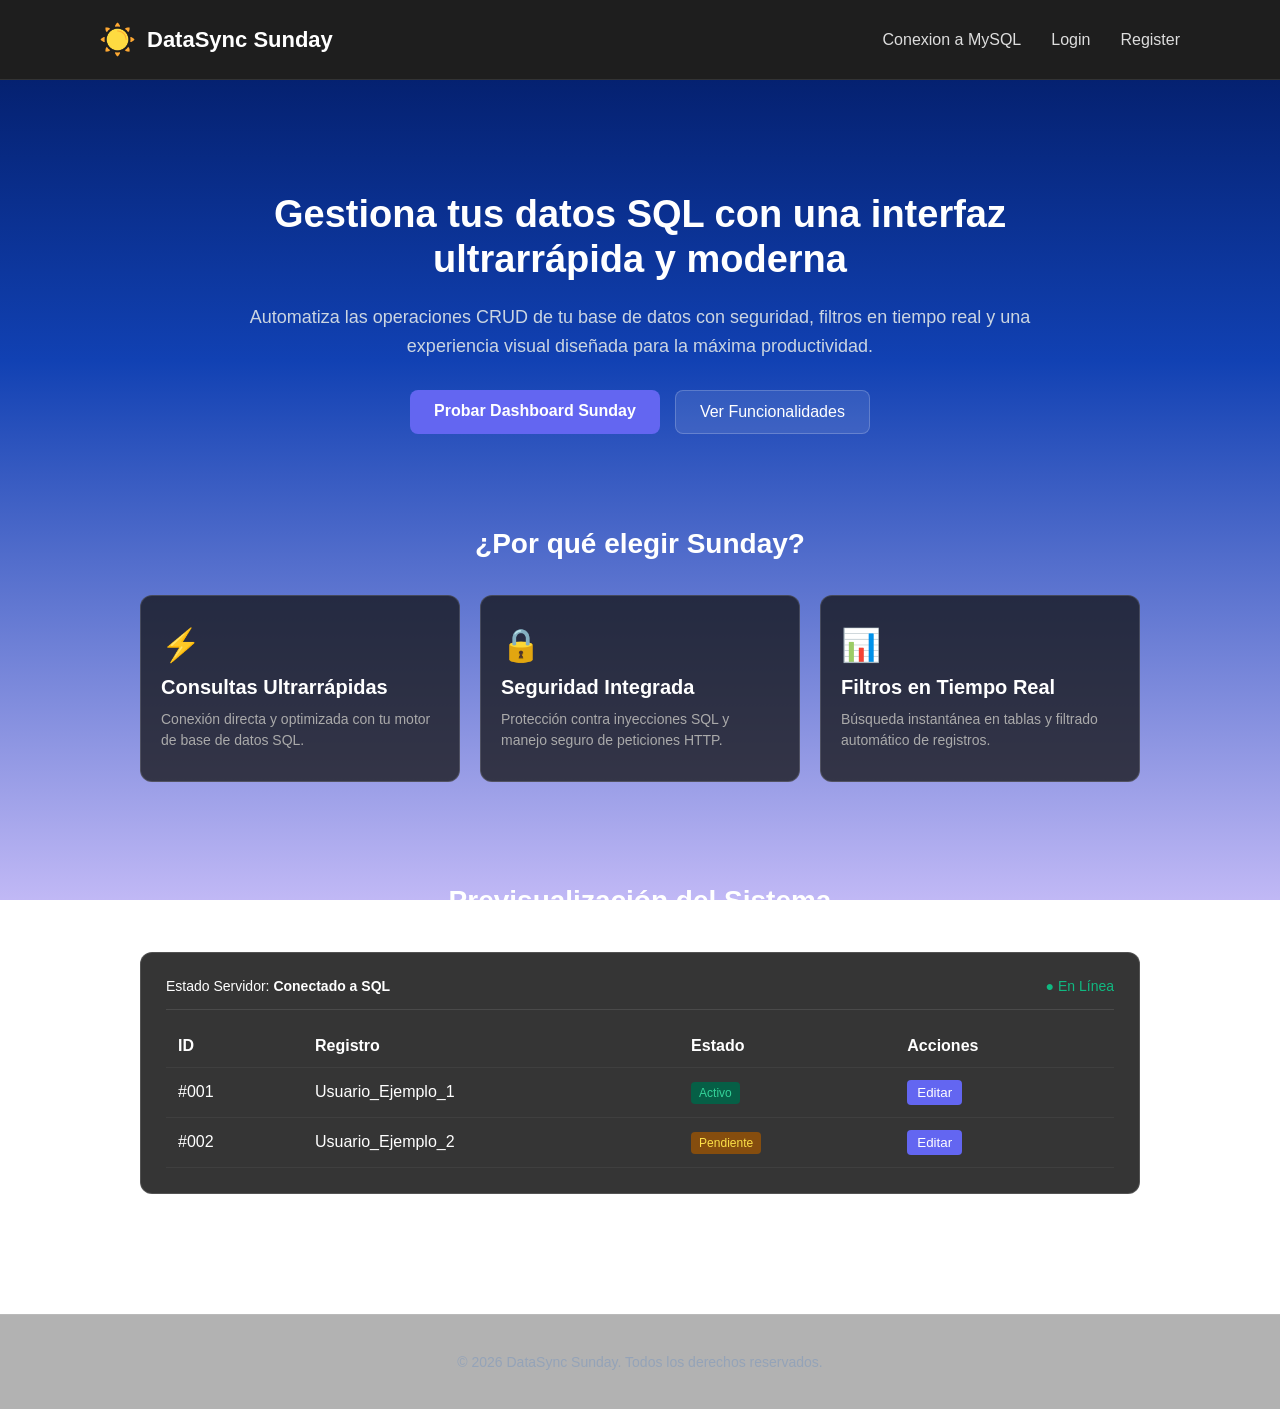
<file: index.html>
<!DOCTYPE html>
<html lang="es">
<head>
    <meta charset="utf-8">
    <meta name="viewport" content="width=device-width, initial-scale=1.0">
    <title>DataSync Sunday</title>
    <link rel="stylesheet" href="DisenoPp.css">
</head>    

<body>
<div class="pagina">

   <nav class="menu">
    
    <div class="marca">
        <img src="sol.png" alt="Logo SQL">
        <h2>DataSync Sunday</h2>
    </div>

    
    <div class="opciones">
        <a href="conectar.php">Conexion a MySQL</a>
        <a href="login.html">Login</a>
        <a href="Formulario.html">Register</a>
    </div>
</nav>

    <main class="contenido">
        <section class="hero">
            <h1>Gestiona tus datos SQL con una interfaz ultrarrápida y moderna</h1>
            <p>Automatiza las operaciones CRUD de tu base de datos con seguridad, filtros en tiempo real y una experiencia visual diseñada para la máxima productividad.</p>
            
            <div class="hero-botones">
                <a href="Inicio.html" class="btn-primario">Probar Dashboard Sunday</a>
                <a href="#caracteristicas" class="btn-secundario">Ver Funcionalidades</a>
            </div>
        </section>
        <section id="caracteristicas" class="seccion">
            <h2>¿Por qué elegir Sunday?</h2>
            <div class="grid-caracteristicas">
                <div class="tarjeta">
                    <div class="icono">⚡</div>
                    <h3>Consultas Ultrarrápidas</h3>
                    <p>Conexión directa y optimizada con tu motor de base de datos SQL.</p>
                </div>
                <div class="tarjeta">
                    <div class="icono">🔒</div>
                    <h3>Seguridad Integrada</h3>
                    <p>Protección contra inyecciones SQL y manejo seguro de peticiones HTTP.</p>
                </div>
                <div class="tarjeta">
                    <div class="icono">📊</div>
                    <h3>Filtros en Tiempo Real</h3>
                    <p>Búsqueda instantánea en tablas y filtrado automático de registros.</p>
                </div>
            </div>
        </section>
        <section id="demo" class="seccion">
            <h2>Previsualización del Sistema</h2>
            <div class="demo-box">
                <div class="demo-header">
                    <span>Estado Servidor: <strong>Conectado a SQL</strong></span>
                    <span class="badge-status">● En Línea</span>
                </div>
                <table class="tabla-demo">
                    <thead>
                        <tr>
                            <th>ID</th>
                            <th>Registro</th>
                            <th>Estado</th>
                            <th>Acciones</th>
                        </tr>
                    </thead>
                    <tbody>
                        <tr>
                            <td>#001</td>
                            <td>Usuario_Ejemplo_1</td>
                            <td><span class="badge activo">Activo</span></td>
                            <td><button class="btn-mini">Editar</button></td>
                        </tr>
                        <tr>
                            <td>#002</td>
                            <td>Usuario_Ejemplo_2</td>
                            <td><span class="badge pendiente">Pendiente</span></td>
                            <td><button class="btn-mini">Editar</button></td>
                        </tr>
                    </tbody>
                </table>
            </div>
        </section>

    </main>
    <footer class="pie-pagina">
        <p>&copy; 2026 DataSync Sunday. Todos los derechos reservados.</p>
    </footer>
</div>
</body>
</html>
</file>
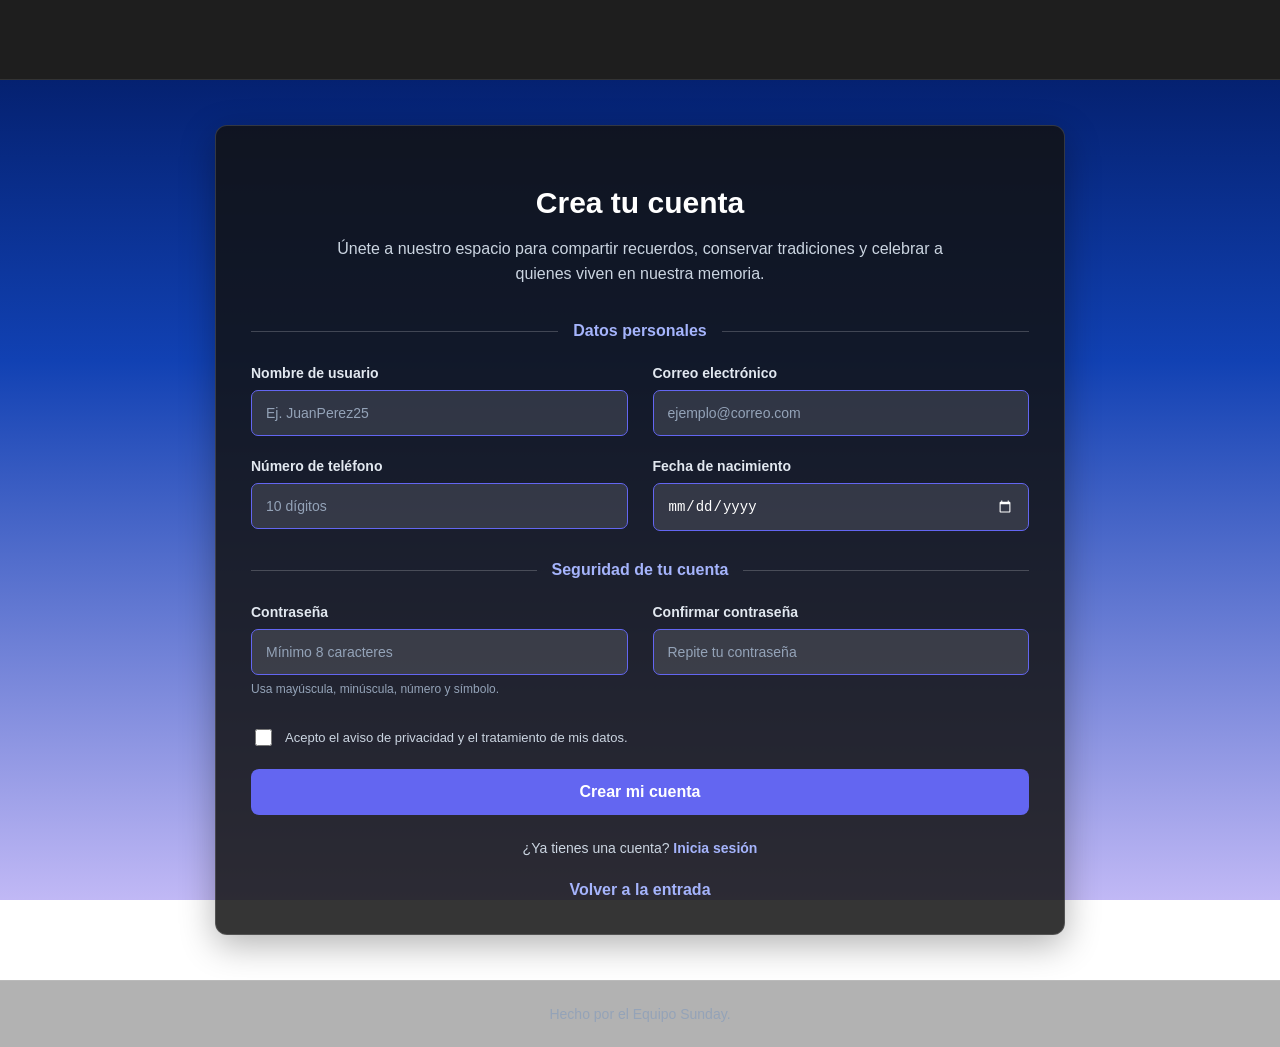
<file: Formulario.html>
<!DOCTYPE html>
<html lang="es">
<head>
    <meta charset="UTF-8">
    <meta name="viewport" content="width=device-width, initial-scale=1.0">

    <title>Crear cuenta</title>

    <link rel="stylesheet" href="formulario.css">
</head>
<body>

    <header class="encabezado">
    </header>

    <main class="contenedor">

        <section class="introduccion">
            <h2>Crea tu cuenta</h2>
            <p>
                Únete a nuestro espacio para compartir recuerdos,
                conservar tradiciones y celebrar a quienes viven
                en nuestra memoria.
            </p>
        </section>

        <form method="POST" id="formulario">

            <div class="separador">
                <span>Datos personales</span>
            </div>

            <div class="campos">

                <div class="campo">
                    <label for="usuario">Nombre de usuario</label>
                    <input type="text" id="usuario" name="usuario"
                           placeholder="Ej. JuanPerez25" required>
                </div>

                <div class="campo">
                    <label for="correo">Correo electrónico</label>
                    <input type="email" id="correo" name="correo"
                           placeholder="ejemplo@correo.com" required>
                </div>

                <div class="campo">
                    <label for="telefono">Número de teléfono</label>
                    <input type="tel" id="telefono" name="telefono"
                           placeholder="10 dígitos"
                           maxlength="10" required>
                </div>

                <div class="campo">
                    <label for="fecha">Fecha de nacimiento</label>
                    <input type="date" id="fecha" name="fecha" required>
                </div>

            </div>

            <div class="separador">
                <span>Seguridad de tu cuenta</span>
            </div>

            <div class="campos">

                <div class="campo">
                    <label for="password">Contraseña</label>
                    <input type="password" id="password" name="password"
                           placeholder="Mínimo 8 caracteres" required>
                    <small>Usa mayúscula, minúscula, número y símbolo.</small>
                </div>

                <div class="campo">
                    <label for="confirmarPassword">Confirmar contraseña</label>
                    <input type="password" id="confirmarPassword"
                           name="confirmarPassword"
                           placeholder="Repite tu contraseña" required>
                </div>

            </div>

            <div class="privacidad">
                <input type="checkbox" id="privacidad" name="privacidad"
                       required>

                <label for="privacidad">
                    Acepto el aviso de privacidad y el tratamiento de mis datos.
                </label>
            </div>

            <p id="mensaje" class="mensaje" role="status"
               aria-live="polite"></p>

            <button type="submit">Crear mi cuenta</button>

            <p class="acceso">
                ¿Ya tienes una cuenta?
                <a href="login.html">Inicia sesión</a>
            </p>

        </form>

        <a class="volver" href="index.html">
            Volver a la entrada
        </a>

    </main>

    <footer>
        Hecho por el Equipo Sunday.
    </footer>

    <script src="formulario.js"></script>

</body>
</html>
</file>
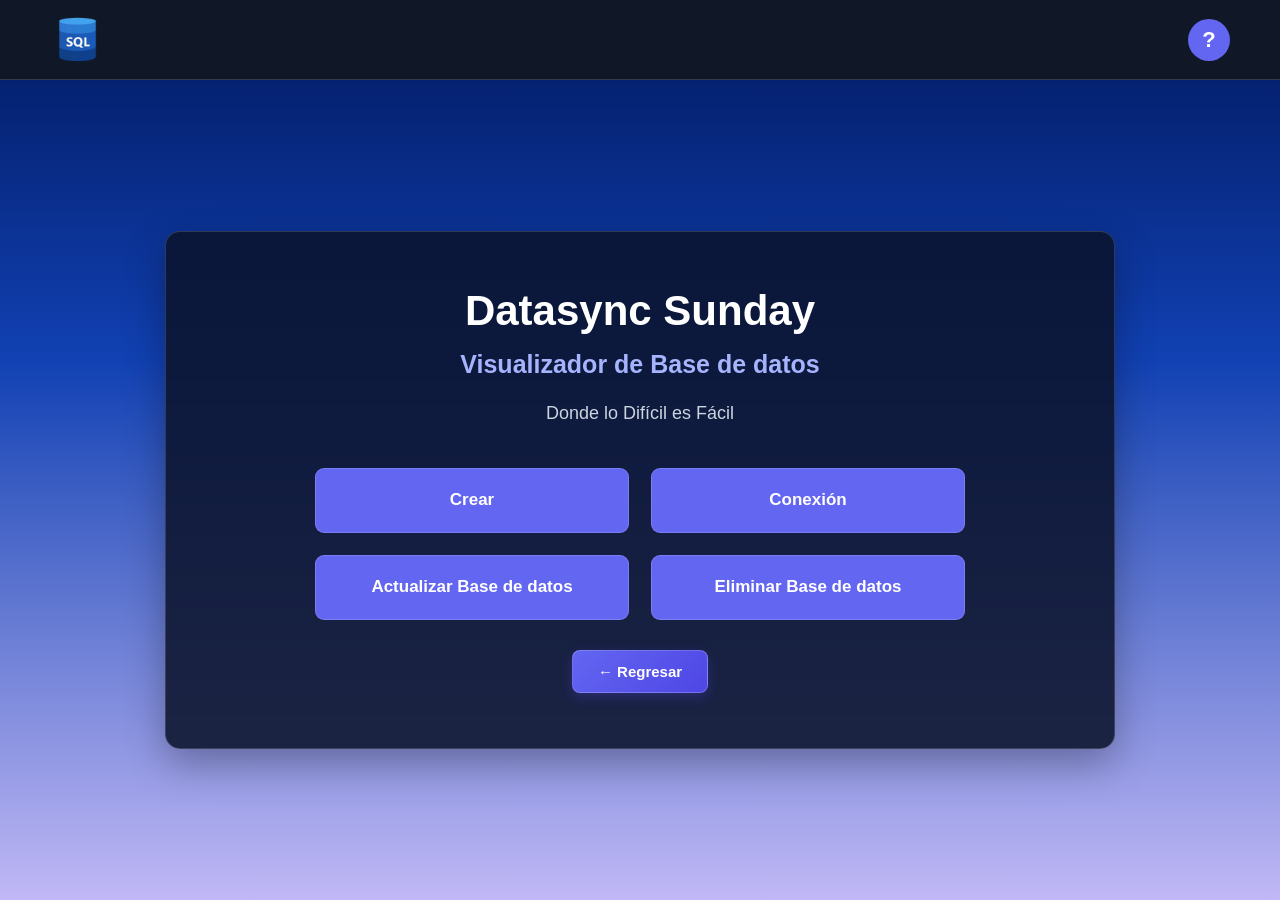
<file: Inicio.html>
<!DOCTYPE html>
<html lang="es">

<head>
    <meta charset="UTF-8">
    <meta name="viewport" content="width=device-width, initial-scale=1.0">

    <title>Datasync Sunday</title>

    <link rel="stylesheet" href="estilos.css">
</head>

<body>

    <div class="pagina">

        <!-- =================================
             MENÚ SUPERIOR
        ================================== -->

        <nav class="menu">

            <!-- LOGO SQL A LA IZQUIERDA -->
            <div class="logo-container">
                <img
                    src="assets/sql.png"
                    alt="Logo SQL"
                    class="logo-img">
            </div>

            <!-- BOTÓN DE AYUDA A LA DERECHA -->
            <button
                type="button"
                id="btnHelp"
                class="btn-help"
                title="Ayuda">

                ?

            </button>

        </nav>


        <!-- =================================
             CONTENIDO PRINCIPAL
        ================================== -->

        <main class="content-section">

            <div class="text-container">

                <!-- TÍTULOS -->

                <h1 class="main-title">
                    Datasync Sunday
                </h1>

                <h2 class="sub-title">
                    Visualizador de Base de datos
                </h2>

                <p class="description">
                    Donde lo Difícil es Fácil
                </p>


                <!-- =================================
                     BOTONES PRINCIPALES
                ================================== -->

                <div class="botones-container">

                    <!-- CREAR -->
                    <a
                        href="panel.php"
                        class="btn-iniciar">

                        Crear

                    </a>


                    <!-- CONEXIÓN -->
                    <a
                        href="conectar.php"
                        class="btn-iniciar">

                        Conexión

                    </a>


                    <!-- ACTUALIZAR -->
                    <a
                        href="panel.php"
                        class="btn-iniciar">

                        Actualizar Base de datos

                    </a>


                    <!-- ELIMINAR -->
                    <a
                        href="panel.php"
                        class="btn-iniciar">

                        Eliminar Base de datos

                    </a>

                </div>


                <!-- =================================
                     BOTÓN REGRESAR
                ================================== -->

                <div class="regresar-container">

                    <a
                        href="javascript:history.back()"
                        class="btn-regresar">

                        ← Regresar

                    </a>

                </div>

            </div>

        </main>

    </div>


    

</body>

</html>
</file>
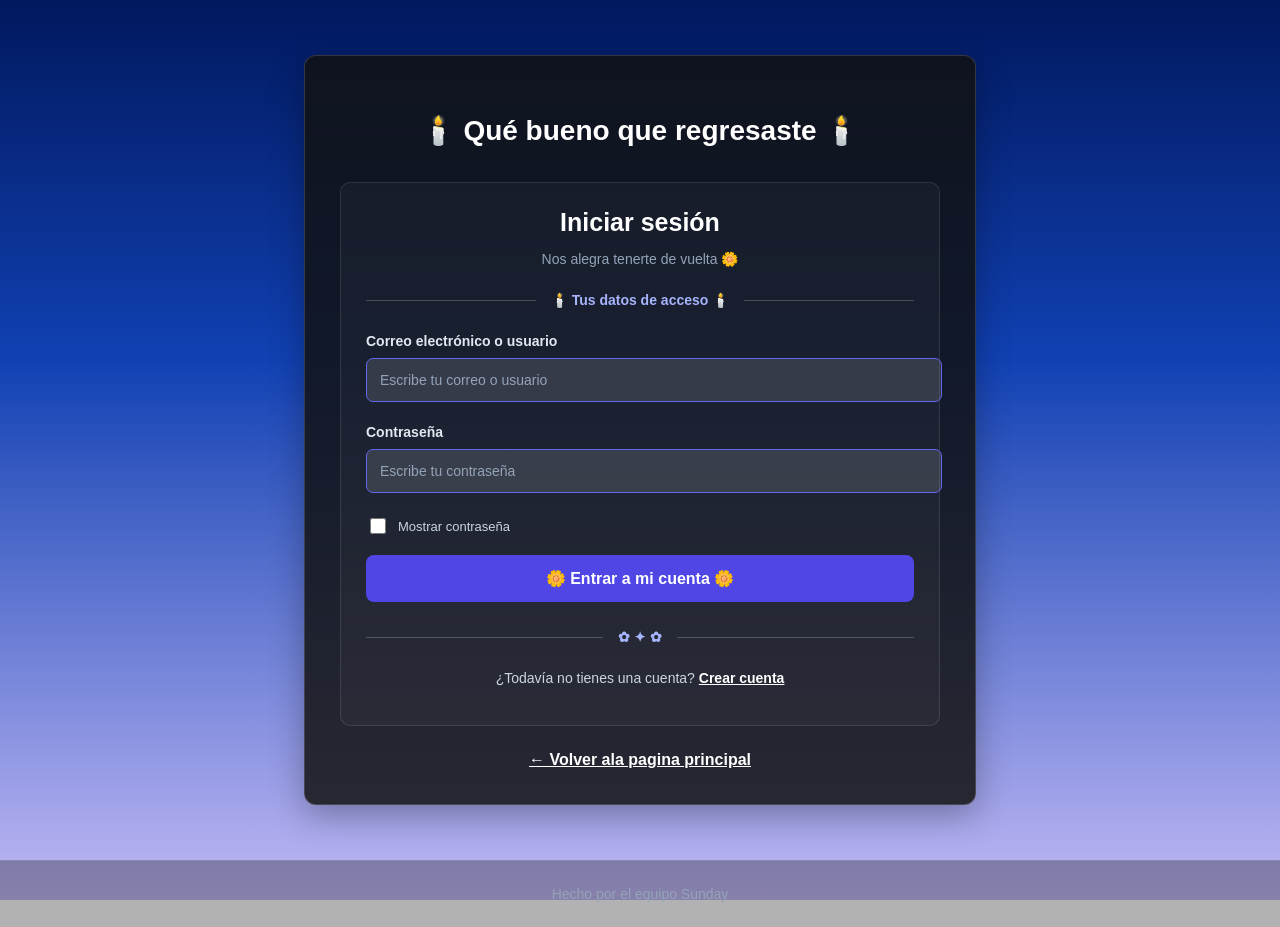
<file: login.html>
<!DOCTYPE html>
<html lang="es">
<head>
    <meta charset="UTF-8">
    <meta name="viewport" content="width=device-width, initial-scale=1.0">

    <title>Iniciar sesión</title>

    <link rel="stylesheet" href="login.css">
    <script src="login.js" defer></script>
</head>
<body>

   

    <main class="contenedor">

        <section class="introduccion">
            <h2>🕯️ Qué bueno que regresaste 🕯️</h2>
            
        </section>

        <form class="login" id="loginForm">

            <div class="calavera" aria-hidden="true">💀</div>

            <h2>Iniciar sesión</h2>
            <p class="subtitulo">
                Nos alegra tenerte de vuelta 🌼
            </p>

            <div class="separador">
                <span>🕯️ Tus datos de acceso 🕯️</span>
            </div>

            <div class="campo">
                <label for="usuario">Correo electrónico o usuario</label>
                <input
                    type="text"
                    id="usuario"
                    name="usuario"
                    placeholder="Escribe tu correo o usuario"
                    autocomplete="username"
                    required
                >
            </div>

            <div class="campo">
                <label for="password">Contraseña</label>
                <input
                    type="password"
                    id="password"
                    name="password"
                    placeholder="Escribe tu contraseña"
                    autocomplete="current-password"
                    required
                >
            </div>

            <div class="opciones">
                <label class="mostrar">
                    <input type="checkbox" id="mostrarPassword">
                    <span>Mostrar contraseña</span>
                </label>
            </div>

            <p id="mensaje" class="mensaje" role="status"
               aria-live="polite"></p>

            <button type="submit">🌼 Entrar a mi cuenta 🌼</button>

            <div class="separador separador-inferior">
                <span>✿ ✦ ✿</span>
            </div>

            <p class="registro">
                ¿Todavía no tienes una cuenta?
                <a href="Formulario.html">Crear cuenta</a>
            </p>

        </form>

        <a class="volver" href="index.html">
            ← Volver ala pagina principal
        </a>

    </main>

    <footer>
        Hecho por el equipo Sunday
    </footer>

</body>
</html>
</file>
<file: DisenoPp.css>
/* TEMA GENERAL Y FONDO DEGRADADO AZUL */
body {
    margin: 0;
    background: linear-gradient(180deg, rgb(1, 24, 94) 0%, rgb(17, 65, 179) 40%, rgba(54, 27, 224, 0.311) 100%);
    background-attachment: fixed;
    color: white;
    font-family: Arial, sans-serif;
}

.pagina {
    display: flex;
    flex-direction: column;
    min-height: 100vh;
}

/* MENÚ SUPERIOR */
.menu {
    height: 80px;
    background-color: #1e1e1e;
    display: flex;
    align-items: center;
    justify-content: space-between;
    padding: 0 100px; /* Margen cómodo a los lados */
    border-bottom: 1px solid #333;
    box-sizing: border-box;
    position: sticky;
    top: 0;
    z-index: 1000;
}

.marca {
    display: flex;
    align-items: center;
    gap: 12px;
}

.marca img {
    width: 35px;
    height: 35px;
    object-fit: contain;
    flex-shrink: 0;
}

.marca h2 {
    margin: 0;
    font-size: 22px;
}

.opciones {
    display: flex;
    align-items: center;
    gap: 30px;
}

.opciones a {
    color: #ddd;
    text-decoration: none;
    font-size: 16px;
    transition: color 0.2s;
}

.opciones a:hover {
    color: white;
}

.btn-menu {
    background-color: #6366f1;
    color: white !important;
    padding: 8px 16px;
    border-radius: 6px;
    font-weight: bold;
}

/* CONTENIDO Y HERO */
.contenido {
    flex: 1;
    display: flex;
    flex-direction: column;
    align-items: center;
    padding: 40px 20px;
    text-align: center;
}

.hero {
    max-width: 800px;
    margin-top: 40px;
    margin-bottom: 70px;
}

.hero h1 {
    font-size: 38px;
    line-height: 1.2;
    margin-bottom: 20px;
}

.hero p {
    font-size: 18px;
    color: #cbd5e1;
    line-height: 1.6;
    margin-bottom: 30px;
}

/* BOTONES PRINCIPALES */
.hero-botones {
    display: flex;
    justify-content: center;
    gap: 15px;
}

.btn-primario {
    background-color: #6366f1;
    color: white;
    padding: 12px 24px;
    border-radius: 8px;
    text-decoration: none;
    font-weight: bold;
    transition: transform 0.2s, background-color 0.2s;
}

.btn-primario:hover {
    background-color: #4f46e5;
    transform: translateY(-2px);
}

.btn-secundario {
    background-color: rgba(255, 255, 255, 0.1);
    color: white;
    padding: 12px 24px;
    border-radius: 8px;
    text-decoration: none;
    border: 1px solid rgba(255, 255, 255, 0.2);
    transition: background-color 0.2s;
}

.btn-secundario:hover {
    background-color: rgba(255, 255, 255, 0.2);
}

/* SECCIONES Y TARJETAS (CARDS) */
.seccion {
    width: 100%;
    max-width: 1000px;
    margin-bottom: 80px;
}

.seccion h2 {
    font-size: 28px;
    margin-bottom: 35px;
}

.grid-caracteristicas {
    display: grid;
    grid-template-columns: repeat(auto-fit, minmax(280px, 1fr));
    gap: 20px;
}

.tarjeta {
    background: rgba(18, 18, 18, 0.75);
    border: 1px solid rgba(255, 255, 255, 0.15);
    border-radius: 12px;
    padding: 30px 20px;
    text-align: left;
    transition: transform 0.2s, border-color 0.2s;
}

.tarjeta:hover {
    transform: translateY(-4px);
    border-color: #6366f1;
}

.tarjeta .icono {
    font-size: 32px;
    margin-bottom: 12px;
}

.tarjeta h3 {
    margin: 0 0 10px 0;
    font-size: 20px;
}

.tarjeta p {
    margin: 0;
    color: #aaa;
    font-size: 14px;
    line-height: 1.5;
}

/* DEMO SIMULADA DE TABLA */
.demo-box {
    background: rgba(18, 18, 18, 0.85);
    border: 1px solid rgba(255, 255, 255, 0.15);
    border-radius: 12px;
    padding: 25px;
    text-align: left;
}

.demo-header {
    display: flex;
    justify-content: space-between;
    padding-bottom: 15px;
    border-bottom: 1px solid rgba(255, 255, 255, 0.1);
    margin-bottom: 15px;
    font-size: 14px;
}

.badge-status { color: #10b981; }

.tabla-demo {
    width: 100%;
    border-collapse: collapse;
}

.tabla-demo th, .tabla-demo td {
    padding: 12px;
    border-bottom: 1px solid rgba(255, 255, 255, 0.05);
}

.badge.activo { background: #065f46; color: #34d399; padding: 4px 8px; border-radius: 4px; font-size: 12px; }
.badge.pendiente { background: #854d0e; color: #fde047; padding: 4px 8px; border-radius: 4px; font-size: 12px; }

.btn-mini {
    background: #6366f1;
    color: white;
    border: none;
    padding: 5px 10px;
    border-radius: 4px;
    cursor: pointer;
}

/* FOOTER */
.pie-pagina {
    border-top: 1px solid rgba(255, 255, 255, 0.1);
    padding: 25px;
    text-align: center;
    color: #94a3b8;
    font-size: 14px;
    background-color: rgba(0, 0, 0, 0.3);
}
</file>
<file: formulario.css>
/* =====================================
   TEMA GENERAL Y FONDO DEGRADADO AZUL
===================================== */

* {
    box-sizing: border-box;
}

body {
    margin: 0;
    background: linear-gradient(
        180deg,
        rgb(1, 24, 94) 0%,
        rgb(17, 65, 179) 40%,
        rgba(54, 27, 224, 0.311) 100%
    );
    background-attachment: fixed;
    color: white;
    font-family: Arial, sans-serif;
}

/* =====================================
   ENCABEZADO
===================================== */

.encabezado {
    height: 80px;
    background-color: #1e1e1e;
    display: flex;
    align-items: center;
    justify-content: center;
    padding: 0 100px;
    border-bottom: 1px solid #333;
    position: sticky;
    top: 0;
    z-index: 1000;
}

.iconos {
    display: none;
}

/* =====================================
   CONTENEDOR PRINCIPAL
===================================== */

.contenedor {
    width: 90%;
    max-width: 850px;
    margin: 45px auto;
    padding: 35px;
    background: rgba(18, 18, 18, 0.85);
    border: 1px solid rgba(255, 255, 255, 0.15);
    border-radius: 12px;
    box-shadow: 0 10px 35px rgba(0, 0, 0, 0.3);
}

/* =====================================
   INTRODUCCIÓN
===================================== */

.introduccion {
    text-align: center;
    max-width: 650px;
    margin: 0 auto 35px;
}

.introduccion h2 {
    font-size: 30px;
    margin-bottom: 15px;
}

.introduccion p {
    color: #cbd5e1;
    font-size: 16px;
    line-height: 1.6;
}

/* =====================================
   SEPARADORES
===================================== */

.separador {
    display: flex;
    align-items: center;
    gap: 15px;
    margin: 30px 0 25px;
    color: #a5b4fc;
    font-weight: bold;
    font-size: 16px;
}

.separador::before,
.separador::after {
    content: "";
    flex: 1;
    height: 1px;
    background: rgba(255, 255, 255, 0.2);
}

/* =====================================
   CAMPOS DEL FORMULARIO
===================================== */

.campos {
    display: grid;
    grid-template-columns: repeat(2, minmax(0, 1fr));

    /* SEPARACIÓN ENTRE LOS INPUTS */
    column-gap: 25px;
    row-gap: 22px;
}

.campo {
    display: flex;
    flex-direction: column;
    text-align: left;
    min-width: 0;
}

.campo label {
    margin-bottom: 9px;
    font-weight: bold;
    font-size: 14px;
    color: #e2e8f0;
}

.campo input {
    width: 100%;
    min-width: 0;
    padding: 14px;
    border: 1px solid #6366f1;
    border-radius: 7px;
    background: rgba(255, 255, 255, 0.12);
    color: white;
    font-size: 14px;
    outline: none;
    transition: border-color 0.2s, background 0.2s;
}

.campo input:focus {
    border-color: #a5b4fc;
    background: rgba(255, 255, 255, 0.16);
}

.campo input::placeholder {
    color: #94a3b8;
}

.campo input[type="date"] {
    color-scheme: dark;
}

.campo small {
    margin-top: 7px;
    color: #94a3b8;
    font-size: 12px;
}

/* =====================================
   PRIVACIDAD
===================================== */

.privacidad {
    display: flex;
    align-items: center;
    gap: 10px;
    margin: 30px 0 20px;
    text-align: left;
    color: #cbd5e1;
    font-size: 13px;
}

.privacidad input {
    accent-color: #6366f1;
    width: 17px;
    height: 17px;
    flex-shrink: 0;
    cursor: pointer;
}

/* =====================================
   MENSAJES
===================================== */

.mensaje {
    color: #fca5a5;
    font-size: 14px;
    text-align: center;
}

/* =====================================
   BOTÓN PRINCIPAL
===================================== */

button[type="submit"] {
    width: 100%;
    background-color: #6366f1;
    color: white;
    padding: 14px;
    border: none;
    border-radius: 8px;
    font-size: 16px;
    font-weight: bold;
    cursor: pointer;
    transition: transform 0.2s, background-color 0.2s;
}

button[type="submit"]:hover {
    background-color: #4f46e5;
    transform: translateY(-2px);
}

/* =====================================
   ACCESO AL LOGIN
===================================== */

.acceso {
    text-align: center;
    margin-top: 25px;
    color: #cbd5e1;
    font-size: 14px;
}

.acceso a,
.volver {
    color: #a5b4fc;
    text-decoration: none;
    font-weight: bold;
}

.acceso a:hover,
.volver:hover {
    color: white;
    text-decoration: underline;
}

/* =====================================
   VOLVER
===================================== */

.volver {
    display: block;
    text-align: center;
    margin-top: 25px;
}

/* =====================================
   PIE DE PÁGINA
===================================== */

footer {
    border-top: 1px solid rgba(255, 255, 255, 0.1);
    padding: 25px;
    text-align: center;
    color: #94a3b8;
    font-size: 14px;
    background-color: rgba(0, 0, 0, 0.3);
}

/* =====================================
   ADAPTACIÓN PARA TABLETS Y CELULARES
===================================== */

@media (max-width: 600px) {

    .encabezado {
        height: 65px;
        padding: 0 15px;
    }

    .contenedor {
        width: 94%;
        padding: 22px 18px;
        margin: 25px auto;
    }

    .campos {
        grid-template-columns: 1fr;
        row-gap: 20px;
    }

    .introduccion h2 {
        font-size: 24px;
    }

    .introduccion p {
        font-size: 14px;
    }

    .separador {
        font-size: 15px;
    }

    .campo input {
        padding: 13px;
    }

    .privacidad {
        font-size: 12px;
    }

    button[type="submit"] {
        font-size: 15px;
    }
}
</file>
<file: estilos.css>
/* =====================================
   CONFIGURACIÓN GENERAL
===================================== */

* {
    margin: 0;
    padding: 0;
    box-sizing: border-box;
}

body {
    min-height: 100vh;
    background: linear-gradient(
        180deg,
        rgb(1, 24, 94) 0%,
        rgb(17, 65, 179) 40%,
        rgba(54, 27, 224, 0.311) 100%
    );
    background-attachment: fixed;
    color: white;
    font-family: Arial, sans-serif;
}

/* =====================================
   MENÚ SUPERIOR
===================================== */

.menu {
    height: 80px;
    width: 100%;
    background-color: #101827;

    display: flex;
    align-items: center;
    justify-content: space-between;

    padding: 0 50px;

    border-bottom: 1px solid rgba(255,255,255,0.15);

    position: sticky;
    top: 0;
    z-index: 1000;
}

/* =====================================
   BOTÓN DE AYUDA - IZQUIERDA
===================================== */

.btn-help {
    width: 42px;
    height: 42px;

    background-color: #6366f1;
    color: white;

    border: none;
    border-radius: 50%;

    font-size: 22px;
    font-weight: bold;

    cursor: pointer;

    transition: 0.3s;
}

.btn-help:hover {
    background-color: #4f46e5;
    transform: scale(1.1);
}

/* =====================================
   LOGO SQL - DERECHA
===================================== */

.logo-container {
    display: flex;
    align-items: center;
    justify-content: center;
}

.logo-img {
    width: 55px;
    height: 55px;
    object-fit: contain;
}

/* =====================================
   CONTENIDO PRINCIPAL
===================================== */

.content-section {
    min-height: calc(100vh - 80px);

    display: flex;
    justify-content: center;
    align-items: center;

    padding: 40px 20px;
    text-align: center;
}

.text-container {
    width: 100%;
    max-width: 950px;

    padding: 55px 40px;

    background: rgba(12, 20, 45, 0.88);

    border: 1px solid rgba(255,255,255,0.15);
    border-radius: 15px;

    box-shadow: 0 15px 40px rgba(0,0,0,0.3);
}

/* =====================================
   TÍTULOS
===================================== */

.main-title {
    font-size: 42px;
    color: white;
    margin-bottom: 15px;
    font-weight: bold;
}

.sub-title {
    font-size: 25px;
    color: #a5b4fc;
    margin-bottom: 20px;
}

.description {
    font-size: 18px;
    color: #cbd5e1;
    line-height: 1.6;
    margin-bottom: 40px;
}

/* =====================================
   BOTONES PRINCIPALES
===================================== */

.botones-container {
    display: grid;
    grid-template-columns: repeat(2, minmax(0, 1fr));

    gap: 22px;

    max-width: 650px;
    margin: 0 auto;
}

.btn-iniciar {
    display: flex;
    justify-content: center;
    align-items: center;

    min-height: 65px;
    padding: 15px 20px;

    background-color: #6366f1;
    color: white;

    border: 1px solid rgba(255,255,255,0.15);
    border-radius: 9px;

    font-size: 17px;
    font-weight: bold;

    text-decoration: none;

    transition: 0.3s;
}

.btn-iniciar:hover {
    background-color: #4f46e5;

    transform: translateY(-4px);

    box-shadow: 0 8px 20px rgba(79,70,229,0.4);
}

.btn-iniciar:active {
    transform: translateY(0);
}

/* =====================================
   EFECTO DE ENFOQUE
===================================== */

.btn-iniciar:focus-visible,
.btn-help:focus-visible {
    outline: 2px solid #a5b4fc;
    outline-offset: 4px;
}

/* =====================================
   RESPONSIVE - TABLETS
===================================== */

@media (max-width: 768px) {

    .menu {
        padding: 0 30px;
    }

    .text-container {
        padding: 40px 25px;
    }

    .main-title {
        font-size: 34px;
    }

    .sub-title {
        font-size: 22px;
    }

    .botones-container {
        gap: 18px;
    }
}

/* =====================================
   RESPONSIVE - CELULARES
===================================== */

@media (max-width: 600px) {

    .menu {
        height: 65px;
        padding: 0 20px;
    }

    .logo-img {
        width: 45px;
        height: 45px;
    }

    .btn-help {
        width: 38px;
        height: 38px;
    }

    .content-section {
        padding: 25px 15px;
    }

    .text-container {
        padding: 30px 20px;
    }

    .main-title {
        font-size: 28px;
    }

    .sub-title {
        font-size: 19px;
    }

    .description {
        font-size: 15px;
        margin-bottom: 30px;
    }

    .botones-container {
        grid-template-columns: 1fr;
        gap: 15px;
    }

    .btn-iniciar {
        min-height: 55px;
        font-size: 15px;
    }
}

/* =====================================
   BOTÓN REGRESAR
===================================== */

.btn-regresar {
    display: inline-flex;
    justify-content: center;
    align-items: center;
    gap: 8px;

    margin-top: 30px;
    padding: 12px 25px;

    background: linear-gradient(
        135deg,
        #6366f1,
        #4f46e5
    );

    color: white;
    text-decoration: none;

    font-size: 15px;
    font-weight: bold;

    border: 1px solid rgba(255,255,255,0.2);
    border-radius: 8px;

    box-shadow: 0 4px 12px rgba(79,70,229,0.3);

    transition: all 0.3s ease;
}

.btn-regresar:hover {
    background: #3730a3;

    transform: translateX(-5px);

    box-shadow: 0 6px 18px rgba(79,70,229,0.5);
}

.btn-regresar:active {
    transform: scale(0.96);
}

.btn-regresar:focus-visible {
    outline: 2px solid #a5b4fc;
    outline-offset: 4px;
}
</file>
<file: login.css>
/* TEMA GENERAL Y FONDO DEGRADADO AZUL */
body {
margin: 0;
background: linear-gradient(180deg, rgb(1, 24, 94) 0%, rgb(17, 65, 179) 40%, rgba(54, 27, 224, 0.311) 100%);
background-attachment: fixed;
color: white;
font-family: Arial, sans-serif;
}

{
box-sizing: border-box;
}

/* ENCABEZADO */
.encabezado {
min-height: 80px;
background-color: #1e1e1e;
display: flex;
flex-direction: column;
align-items: center;
justify-content: center;
padding: 15px 20px;
border-bottom: 1px solid #333;
position: sticky;
top: 0;
z-index: 1000;
}

.encabezado h1 {
margin: 0;
font-size: 22px;
}

.encabezado p {
margin: 5px 0 0;
color: #94a3b8;
font-size: 13px;
}

.iconos {
display: none;
}

/* CONTENEDOR PRINCIPAL */
.contenedor {
width: 90%;
max-width: 600px;
margin: 55px auto;
padding: 35px;
background: rgba(18, 18, 18, 0.85);
border: 1px solid rgba(255, 255, 255, 0.15);
border-radius: 12px;
box-shadow: 0 10px 35px rgba(0, 0, 0, 0.3);
}

/* INTRODUCCION */
.introduccion {
text-align: center;
max-width: 500px;
margin: 0 auto 35px;
}

.introduccion h2 {
font-size: 28px;
margin-bottom: 15px;
}

.introduccion p {
color: #cbd5e1;
font-size: 16px;
line-height: 1.6;
}

/* FORMULARIO LOGIN */
.login {
background: rgba(255, 255, 255, 0.03);
border: 1px solid rgba(255, 255, 255, 0.1);
border-radius: 10px;
padding: 25px;
}

.login h2 {
text-align: center;
font-size: 25px;
margin: 0 0 10px;
}

.subtitulo {
text-align: center;
color: #94a3b8;
font-size: 14px;
margin-bottom: 25px;
}

/* ELEMENTO DECORATIVO OCULTO */
.calavera {
display: none;
}

/* SEPARADORES */
.separador {
display: flex;
align-items: center;
gap: 15px;
margin: 25px 0;
color: #a5b4fc;
font-weight: bold;
font-size: 14px;
}

.separador::before,
.separador::after {
content: "";
flex: 1;
height: 1px;
background: rgba(255, 255, 255, 0.2);
}

/* CAMPOS */
.campo {
display: flex;
flex-direction: column;
margin-bottom: 22px;
text-align: left;
}

.campo label {
margin-bottom: 9px;
font-weight: bold;
font-size: 14px;
color: #e2e8f0;
}

.campo input {
width: 100%;
padding: 13px;
border: 1px solid rgba(255, 255, 255, 0.2);
border-radius: 7px;
background: rgba(255, 255, 255, 0.08);
color: white;
font-size: 14px;
outline: none;
transition: border-color 0.2s, background 0.2s;
}

.campo input {
border-color: #6366f1;
background: rgba(255, 255, 255, 0.12);
}

.campo input::placeholder {
color: #94a3b8;
}

/* OPCIONES */
.opciones {
display: flex;
justify-content: flex-start;
margin: 5px 0 20px;
}

.mostrar {
display: flex;
align-items: center;
gap: 9px;
color: #cbd5e1;
font-size: 13px;
cursor: pointer;
}

.mostrar input {
accent-color: #6366f1;
width: 16px;
height: 16px;
cursor: pointer;
}

/* MENSAJES */
.mensaje {
color: #fca5a5;
font-size: 14px;
text-align: center;
}

/* BOTON PRINCIPAL */
button[type="submit"] {
width: 100%;
background-color: #6366f1;
color: white;
padding: 14px;
border: none;
border-radius: 8px;
font-size: 16px;
font-weight: bold;
cursor: pointer;
transition: transform 0.2s, background-color 0.2s;
}

button[type="submit"] {
background-color: #4f46e5;
transform: translateY(-2px);
}

/* SEPARADOR INFERIOR */
.separador-inferior {
margin: 25px 0;
}

/* REGISTRO */
.registro {
text-align: center;
color: #cbd5e1;
font-size: 14px;
margin-top: 20px;
}

.registro a,
.volver {
color: #a5b4fc;
text-decoration: none;
font-weight: bold;
}

.registro a,
.volver {
color: white;
text-decoration: underline;
}

/* VOLVER */
.volver {
display: block;
text-align: center;
margin-top: 25px;
}

/* PIE DE PAGINA */
footer {
border-top: 1px solid rgba(255, 255, 255, 0.1);
padding: 25px;
text-align: center;
color: #94a3b8;
font-size: 14px;
background-color: rgba(0, 0, 0, 0.3);
}

/* ADAPTACION PARA CELULARES */
@media (max-width: 600px) {
.contenedor {
width: 94%;
padding: 22px 18px;
margin: 30px auto;
}

.login {
    padding: 18px;
}

.introduccion h2 {
    font-size: 23px;
}

.encabezado h1 {
    font-size: 19px;
}

}
</file>
